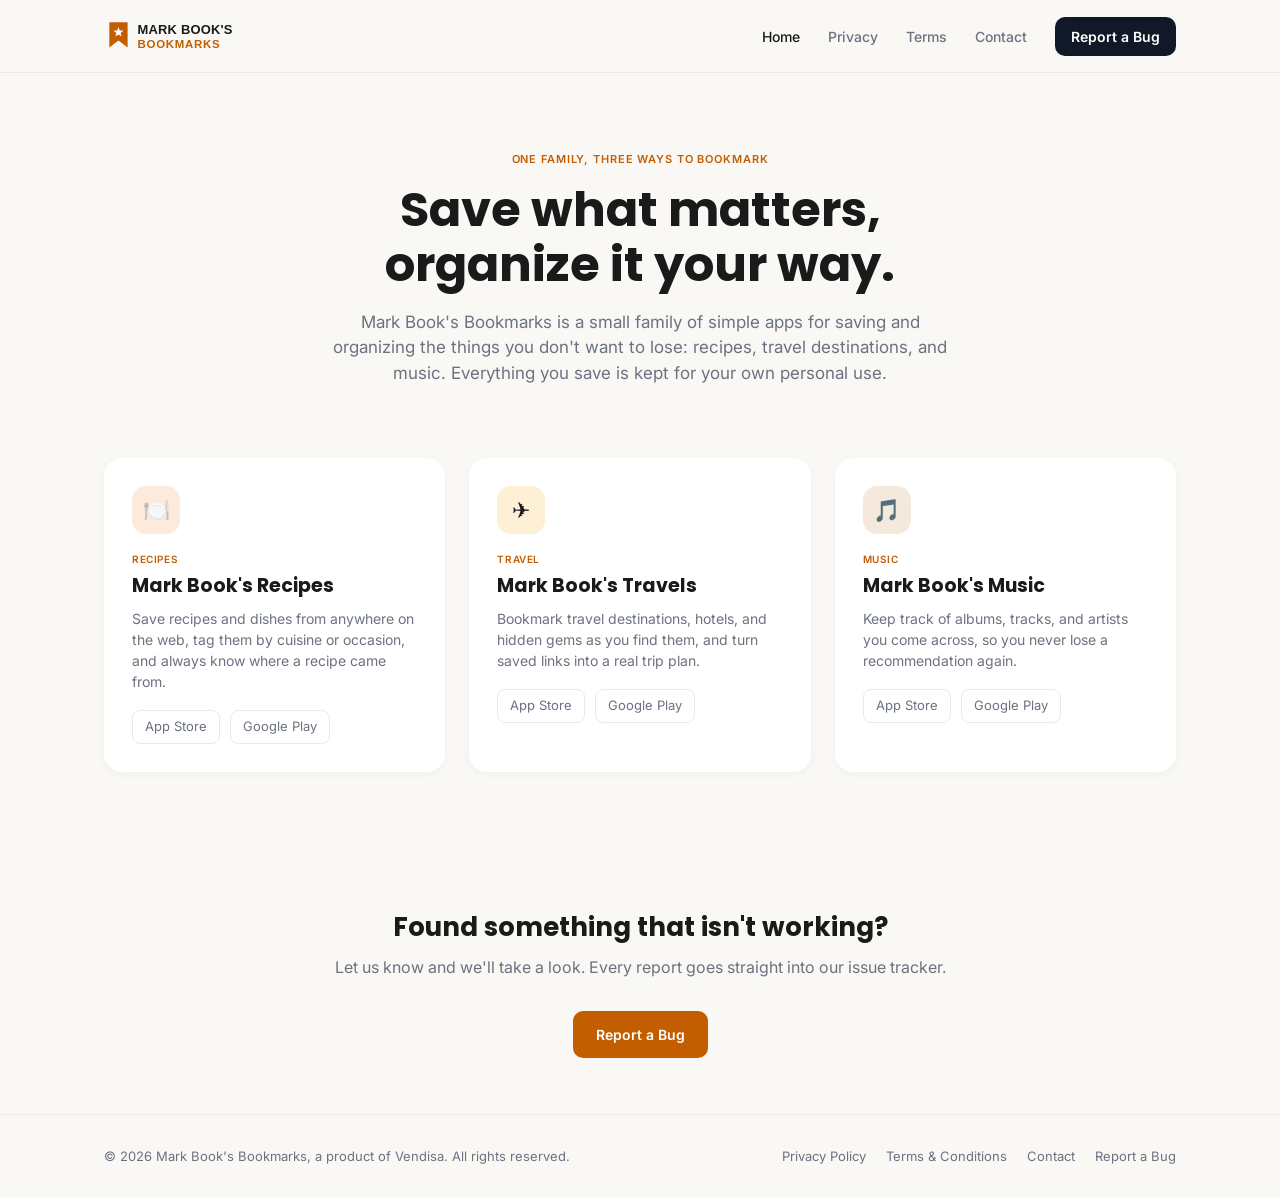
<file: index.html>
<!DOCTYPE html>
<html lang="en">
<head>
  <meta charset="UTF-8" />
  <meta name="viewport" content="width=device-width, initial-scale=1.0" />
  <title>Mark Book's Bookmarks — Save what matters, everywhere</title>
  <meta name="description" content="Mark Book's Bookmarks is a family of simple apps for saving recipes, travel destinations, and music: Mark Book's Recipes, Mark Book's Travels, and Mark Book's Music." />
  <link rel="icon" href="assets/icons/favicon.svg" type="image/svg+xml" />
  <link rel="preconnect" href="https://fonts.googleapis.com" />
  <link rel="preconnect" href="https://fonts.gstatic.com" crossorigin />
  <link href="https://fonts.googleapis.com/css2?family=Inter:wght@400;500;600;700&family=Poppins:wght@600;700&display=swap" rel="stylesheet" />
  <link rel="stylesheet" href="css/style.css" />
</head>
<body>

  <header class="site-header">
    <div class="container">
      <a href="index.html" class="brand">
        <img src="assets/logo/logo.svg" alt="Mark Book's Bookmarks" class="brand-logo" />
      </a>
      <button class="nav-toggle" aria-label="Toggle navigation" aria-expanded="false">
        <span></span><span></span><span></span>
      </button>
      <nav class="main-nav">
        <a href="index.html" class="active">Home</a>
        <a href="privacy.html">Privacy</a>
        <a href="terms.html">Terms</a>
        <a href="contact.html">Contact</a>
        <a href="report-bug.html" class="nav-cta">Report a Bug</a>
      </nav>
    </div>
  </header>

  <main>
    <section class="hero">
      <div class="container">
        <span class="eyebrow">One family, three ways to bookmark</span>
        <h1>Save what matters,<br />organize it your way.</h1>
        <p class="lead">
          Mark Book's Bookmarks is a small family of simple apps for saving and organizing
          the things you don't want to lose: recipes, travel destinations, and music.
          Everything you save is kept for your own personal use.
        </p>
      </div>
    </section>

    <section class="container">
      <div class="app-grid">

        <article class="app-card recipes">
          <div class="icon-badge">🍽️</div>
          <div class="label">Recipes</div>
          <h3>Mark Book's Recipes</h3>
          <p>
            Save recipes and dishes from anywhere on the web, tag them by cuisine or
            occasion, and always know where a recipe came from.
          </p>
          <div class="app-links">
            <a href="#">App Store</a>
            <a href="#">Google Play</a>
          </div>
        </article>

        <article class="app-card travels">
          <div class="icon-badge">✈️</div>
          <div class="label">Travel</div>
          <h3>Mark Book's Travels</h3>
          <p>
            Bookmark travel destinations, hotels, and hidden gems as you find them,
            and turn saved links into a real trip plan.
          </p>
          <div class="app-links">
            <a href="#">App Store</a>
            <a href="#">Google Play</a>
          </div>
        </article>

        <article class="app-card music">
          <div class="icon-badge">🎵</div>
          <div class="label">Music</div>
          <h3>Mark Book's Music</h3>
          <p>
            Keep track of albums, tracks, and artists you come across, so you never
            lose a recommendation again.
          </p>
          <div class="app-links">
            <a href="#">App Store</a>
            <a href="#">Google Play</a>
          </div>
        </article>

      </div>
    </section>

    <section class="section">
      <div class="container" style="text-align:center;">
        <h2 class="section-title">Found something that isn't working?</h2>
        <p class="section-subtitle" style="margin-inline:auto;">
          Let us know and we'll take a look. Every report goes straight into our issue tracker.
        </p>
        <a href="report-bug.html" class="btn btn-accent">Report a Bug</a>
      </div>
    </section>
  </main>

  <footer class="site-footer">
    <div class="container">
      <div class="footer-copy">© <span data-current-year></span> Mark Book's Bookmarks, a product of Vendisa. All rights reserved.</div>
      <div class="footer-links">
        <a href="privacy.html">Privacy Policy</a>
        <a href="terms.html">Terms &amp; Conditions</a>
        <a href="contact.html">Contact</a>
        <a href="report-bug.html">Report a Bug</a>
      </div>
    </div>
  </footer>

  <div id="cookie-consent-banner" class="cookie-banner" hidden>
    <div class="container cookie-banner-inner">
      <p>We use Google Analytics to understand how visitors use this site. See our <a href="privacy.html">Privacy Policy</a>.</p>
      <div class="cookie-banner-actions">
        <button type="button" class="btn btn-secondary" data-consent-decline>Decline</button>
        <button type="button" class="btn btn-primary" data-consent-accept>Accept</button>
      </div>
    </div>
  </div>

  <script src="js/config.js"></script>
  <script src="js/main.js"></script>
  <script src="js/analytics.js"></script>
</body>

<!--Start of Tawk.to Script-->
<script type="text/javascript">
var Tawk_API=Tawk_API||{}, Tawk_LoadStart=new Date();
(function(){
var s1=document.createElement("script"),s0=document.getElementsByTagName("script")[0];
s1.async=true;
s1.src='https://embed.tawk.to/6a7e2526bc3c161d44b78774/1jvuc27vd';
s1.charset='UTF-8';
s1.setAttribute('crossorigin','*');
s0.parentNode.insertBefore(s1,s0);
})();
</script>
<!--End of Tawk.to Script-->

</html>
</file>
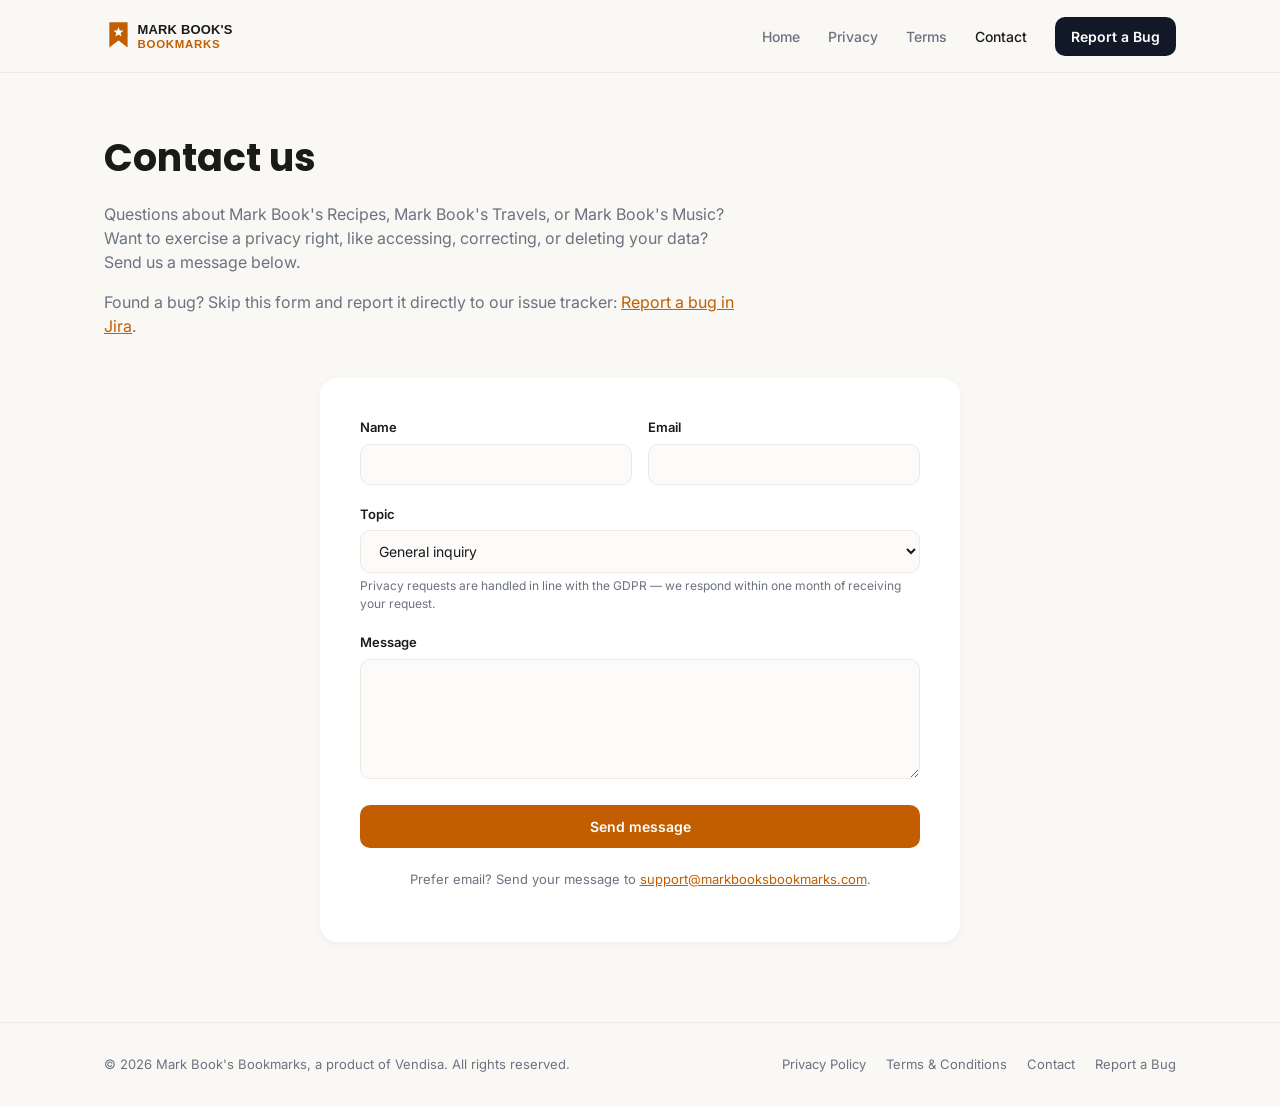
<file: contact.html>
<!DOCTYPE html>
<html lang="en">
<head>
  <meta charset="UTF-8" />
  <meta name="viewport" content="width=device-width, initial-scale=1.0" />
  <title>Contact — Mark Book's Bookmarks</title>
  <meta name="description" content="Contact Mark Book's Bookmarks — general questions, partnership inquiries, or privacy requests." />
  <link rel="icon" href="assets/icons/favicon.svg" type="image/svg+xml" />
  <link rel="preconnect" href="https://fonts.googleapis.com" />
  <link rel="preconnect" href="https://fonts.gstatic.com" crossorigin />
  <link href="https://fonts.googleapis.com/css2?family=Inter:wght@400;500;600;700&family=Poppins:wght@600;700&display=swap" rel="stylesheet" />
  <link rel="stylesheet" href="css/style.css" />
</head>
<body>

  <header class="site-header">
    <div class="container">
      <a href="index.html" class="brand">
        <img src="assets/logo/logo.svg" alt="Mark Book's Bookmarks" class="brand-logo" />
      </a>
      <button class="nav-toggle" aria-label="Toggle navigation" aria-expanded="false">
        <span></span><span></span><span></span>
      </button>
      <nav class="main-nav">
        <a href="index.html">Home</a>
        <a href="privacy.html">Privacy</a>
        <a href="terms.html">Terms</a>
        <a href="contact.html" class="active">Contact</a>
        <a href="report-bug.html" class="nav-cta">Report a Bug</a>
      </nav>
    </div>
  </header>

  <main>
    <section class="page-hero">
      <div class="container">
        <h1>Contact us</h1>
        <p>
          Questions about Mark Book's Recipes, Mark Book's Travels, or Mark Book's Music?
          Want to exercise a privacy right, like accessing, correcting, or deleting your data?
          Send us a message below.
        </p>
        <p>
          Found a bug? Skip this form and report it directly to our issue tracker:
          <a href="https://vendisa.atlassian.net/jira/software/projects/MBR/form/1" target="_blank" rel="noopener noreferrer">Report a bug in Jira</a>.
        </p>
      </div>
    </section>

    <section class="container">
      <form id="contact-form" class="form-card" novalidate>

        <div class="form-row">
          <div class="form-field">
            <label for="name">Name</label>
            <input type="text" id="name" name="name" required />
          </div>
          <div class="form-field">
            <label for="email">Email</label>
            <input type="email" id="email" name="email" required />
          </div>
        </div>

        <div class="form-field">
          <label for="topic">Topic</label>
          <select id="topic" name="topic">
            <option value="General inquiry">General inquiry</option>
            <option value="Privacy request">Privacy request (access, correction, or deletion of my data)</option>
            <option value="Partnership / other">Partnership / other</option>
          </select>
          <p class="hint">
            Privacy requests are handled in line with the GDPR — we respond within one month of receiving your request.
          </p>
        </div>

        <div class="form-field">
          <label for="message">Message</label>
          <textarea id="message" name="message" required></textarea>
        </div>

        <button type="submit" class="btn btn-accent btn-block">Send message</button>

        <div id="form-status" class="form-status" role="status"></div>

        <p class="fallback-note">
          Prefer email? Send your message to
          <a href="mailto:support@markbooksbookmarks.com">support@markbooksbookmarks.com</a>.
        </p>
      </form>
    </section>
  </main>

  <footer class="site-footer">
    <div class="container">
      <div class="footer-copy">© <span data-current-year></span> Mark Book's Bookmarks, a product of Vendisa. All rights reserved.</div>
      <div class="footer-links">
        <a href="privacy.html">Privacy Policy</a>
        <a href="terms.html">Terms &amp; Conditions</a>
        <a href="contact.html">Contact</a>
        <a href="report-bug.html">Report a Bug</a>
      </div>
    </div>
  </footer>

  <div id="cookie-consent-banner" class="cookie-banner" hidden>
    <div class="container cookie-banner-inner">
      <p>We use Google Analytics to understand how visitors use this site. See our <a href="privacy.html">Privacy Policy</a>.</p>
      <div class="cookie-banner-actions">
        <button type="button" class="btn btn-secondary" data-consent-decline>Decline</button>
        <button type="button" class="btn btn-primary" data-consent-accept>Accept</button>
      </div>
    </div>
  </div>

  <script src="js/config.js"></script>
  <script src="js/main.js"></script>
  <script src="js/analytics.js"></script>
  <script src="js/contact-form.js"></script>
</body>
</html>
</file>
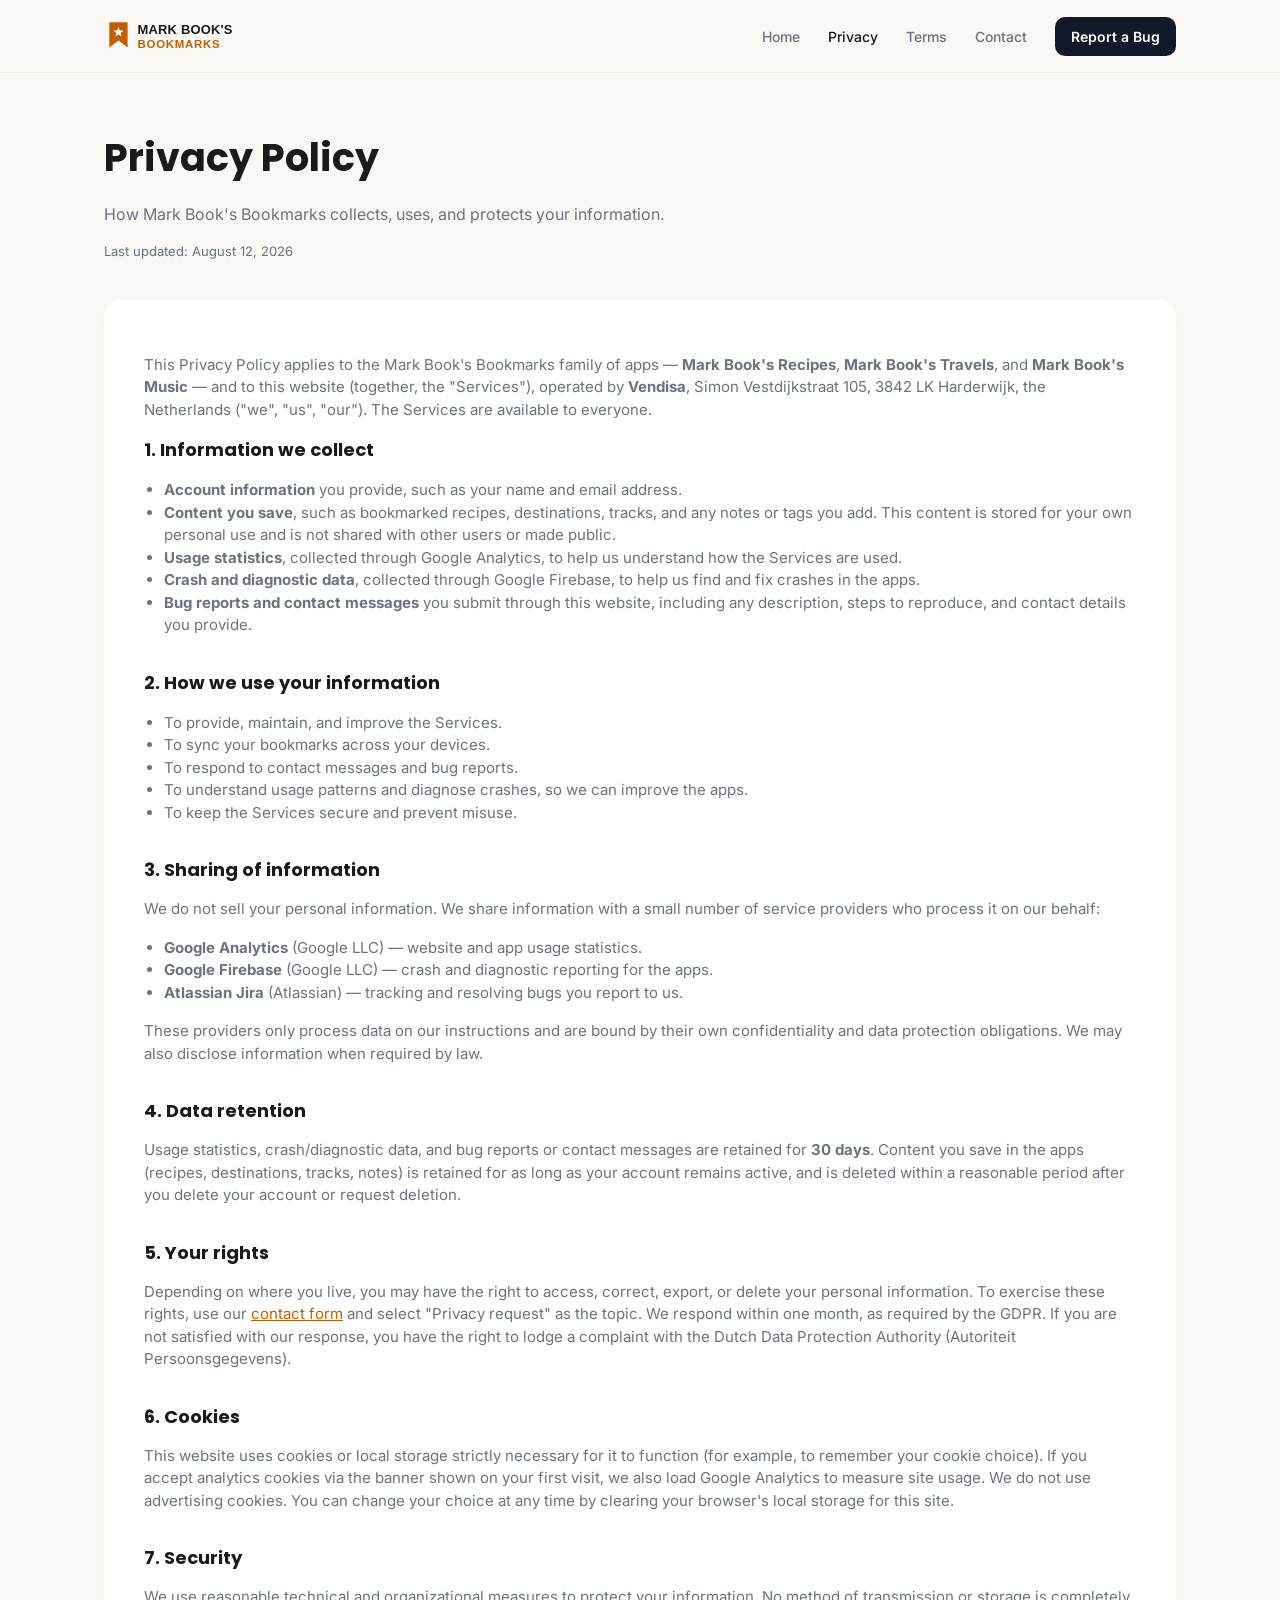
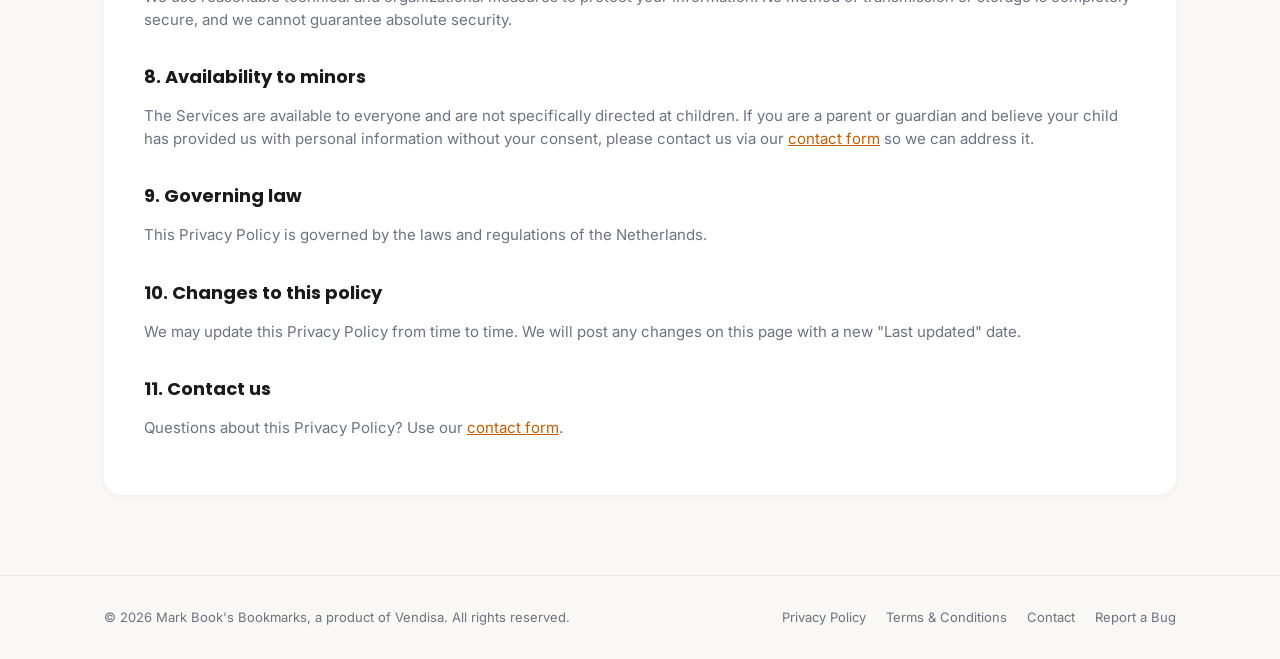
<file: privacy.html>
<!DOCTYPE html>
<html lang="en">
<head>
  <meta charset="UTF-8" />
  <meta name="viewport" content="width=device-width, initial-scale=1.0" />
  <title>Privacy Policy — Mark Book's Bookmarks</title>
  <meta name="description" content="Privacy Policy for Mark Book's Bookmarks, Mark Book's Recipes, Mark Book's Travels, and Mark Book's Music." />
  <link rel="icon" href="assets/icons/favicon.svg" type="image/svg+xml" />
  <link rel="preconnect" href="https://fonts.googleapis.com" />
  <link rel="preconnect" href="https://fonts.gstatic.com" crossorigin />
  <link href="https://fonts.googleapis.com/css2?family=Inter:wght@400;500;600;700&family=Poppins:wght@600;700&display=swap" rel="stylesheet" />
  <link rel="stylesheet" href="css/style.css" />
</head>
<body>

  <header class="site-header">
    <div class="container">
      <a href="index.html" class="brand">
        <img src="assets/logo/logo.svg" alt="Mark Book's Bookmarks" class="brand-logo" />
      </a>
      <button class="nav-toggle" aria-label="Toggle navigation" aria-expanded="false">
        <span></span><span></span><span></span>
      </button>
      <nav class="main-nav">
        <a href="index.html">Home</a>
        <a href="privacy.html" class="active">Privacy</a>
        <a href="terms.html">Terms</a>
        <a href="contact.html">Contact</a>
        <a href="report-bug.html" class="nav-cta">Report a Bug</a>
      </nav>
    </div>
  </header>

  <main>
    <section class="page-hero">
      <div class="container">
        <h1>Privacy Policy</h1>
        <p>How Mark Book's Bookmarks collects, uses, and protects your information.</p>
        <p class="updated-note">Last updated: August 12, 2026</p>
      </div>
    </section>

    <section class="container">
      <div class="legal-card">

        <p>
          This Privacy Policy applies to the Mark Book's Bookmarks family of apps —
          <strong>Mark Book's Recipes</strong>, <strong>Mark Book's Travels</strong>, and
          <strong>Mark Book's Music</strong> — and to this website (together, the "Services"),
          operated by <strong>Vendisa</strong>, Simon Vestdijkstraat 105, 3842 LK
          Harderwijk, the Netherlands ("we", "us", "our"). The Services are available
          to everyone.
        </p>

        <h2>1. Information we collect</h2>
        <ul>
          <li><strong>Account information</strong> you provide, such as your name and email address.</li>
          <li><strong>Content you save</strong>, such as bookmarked recipes, destinations, tracks, and any notes or tags you add. This content is stored for your own personal use and is not shared with other users or made public.</li>
          <li><strong>Usage statistics</strong>, collected through Google Analytics, to help us understand how the Services are used.</li>
          <li><strong>Crash and diagnostic data</strong>, collected through Google Firebase, to help us find and fix crashes in the apps.</li>
          <li><strong>Bug reports and contact messages</strong> you submit through this website, including any description, steps to reproduce, and contact details you provide.</li>
        </ul>

        <h2>2. How we use your information</h2>
        <ul>
          <li>To provide, maintain, and improve the Services.</li>
          <li>To sync your bookmarks across your devices.</li>
          <li>To respond to contact messages and bug reports.</li>
          <li>To understand usage patterns and diagnose crashes, so we can improve the apps.</li>
          <li>To keep the Services secure and prevent misuse.</li>
        </ul>

        <h2>3. Sharing of information</h2>
        <p>
          We do not sell your personal information. We share information with a small number
          of service providers who process it on our behalf:
        </p>
        <ul>
          <li><strong>Google Analytics</strong> (Google LLC) — website and app usage statistics.</li>
          <li><strong>Google Firebase</strong> (Google LLC) — crash and diagnostic reporting for the apps.</li>
          <li><strong>Atlassian Jira</strong> (Atlassian) — tracking and resolving bugs you report to us.</li>
        </ul>
        <p>
          These providers only process data on our instructions and are bound by their own
          confidentiality and data protection obligations. We may also disclose information
          when required by law.
        </p>

        <h2>4. Data retention</h2>
        <p>
          Usage statistics, crash/diagnostic data, and bug reports or contact messages are
          retained for <strong>30 days</strong>. Content you save in the apps (recipes,
          destinations, tracks, notes) is retained for as long as your account remains active,
          and is deleted within a reasonable period after you delete your account or request
          deletion.
        </p>

        <h2>5. Your rights</h2>
        <p>
          Depending on where you live, you may have the right to access, correct, export, or
          delete your personal information. To exercise these rights, use our
          <a href="contact.html">contact form</a> and select "Privacy request" as the topic.
          We respond within one month, as required by the GDPR. If you are not satisfied with
          our response, you have the right to lodge a complaint with the Dutch Data Protection
          Authority (Autoriteit Persoonsgegevens).
        </p>

        <h2>6. Cookies</h2>
        <p>
          This website uses cookies or local storage strictly necessary for it to function
          (for example, to remember your cookie choice). If you accept analytics cookies via
          the banner shown on your first visit, we also load Google Analytics to measure site
          usage. We do not use advertising cookies. You can change your choice at any time by
          clearing your browser's local storage for this site.
        </p>

        <h2>7. Security</h2>
        <p>
          We use reasonable technical and organizational measures to protect your information.
          No method of transmission or storage is completely secure, and we cannot guarantee
          absolute security.
        </p>

        <h2>8. Availability to minors</h2>
        <p>
          The Services are available to everyone and are not specifically directed at children.
          If you are a parent or guardian and believe your child has provided us with personal
          information without your consent, please contact us via our
          <a href="contact.html">contact form</a> so we can address it.
        </p>

        <h2>9. Governing law</h2>
        <p>
          This Privacy Policy is governed by the laws and regulations of the Netherlands.
        </p>

        <h2>10. Changes to this policy</h2>
        <p>
          We may update this Privacy Policy from time to time. We will post any changes on
          this page with a new "Last updated" date.
        </p>

        <h2>11. Contact us</h2>
        <p>
          Questions about this Privacy Policy? Use our <a href="contact.html">contact form</a>.
        </p>

      </div>
    </section>
  </main>

  <footer class="site-footer">
    <div class="container">
      <div class="footer-copy">© <span data-current-year></span> Mark Book's Bookmarks, a product of Vendisa. All rights reserved.</div>
      <div class="footer-links">
        <a href="privacy.html">Privacy Policy</a>
        <a href="terms.html">Terms &amp; Conditions</a>
        <a href="contact.html">Contact</a>
        <a href="report-bug.html">Report a Bug</a>
      </div>
    </div>
  </footer>

  <div id="cookie-consent-banner" class="cookie-banner" hidden>
    <div class="container cookie-banner-inner">
      <p>We use Google Analytics to understand how visitors use this site. See our <a href="privacy.html">Privacy Policy</a>.</p>
      <div class="cookie-banner-actions">
        <button type="button" class="btn btn-secondary" data-consent-decline>Decline</button>
        <button type="button" class="btn btn-primary" data-consent-accept>Accept</button>
      </div>
    </div>
  </div>

  <script src="js/config.js"></script>
  <script src="js/main.js"></script>
  <script src="js/analytics.js"></script>
</body>
</html>
</file>
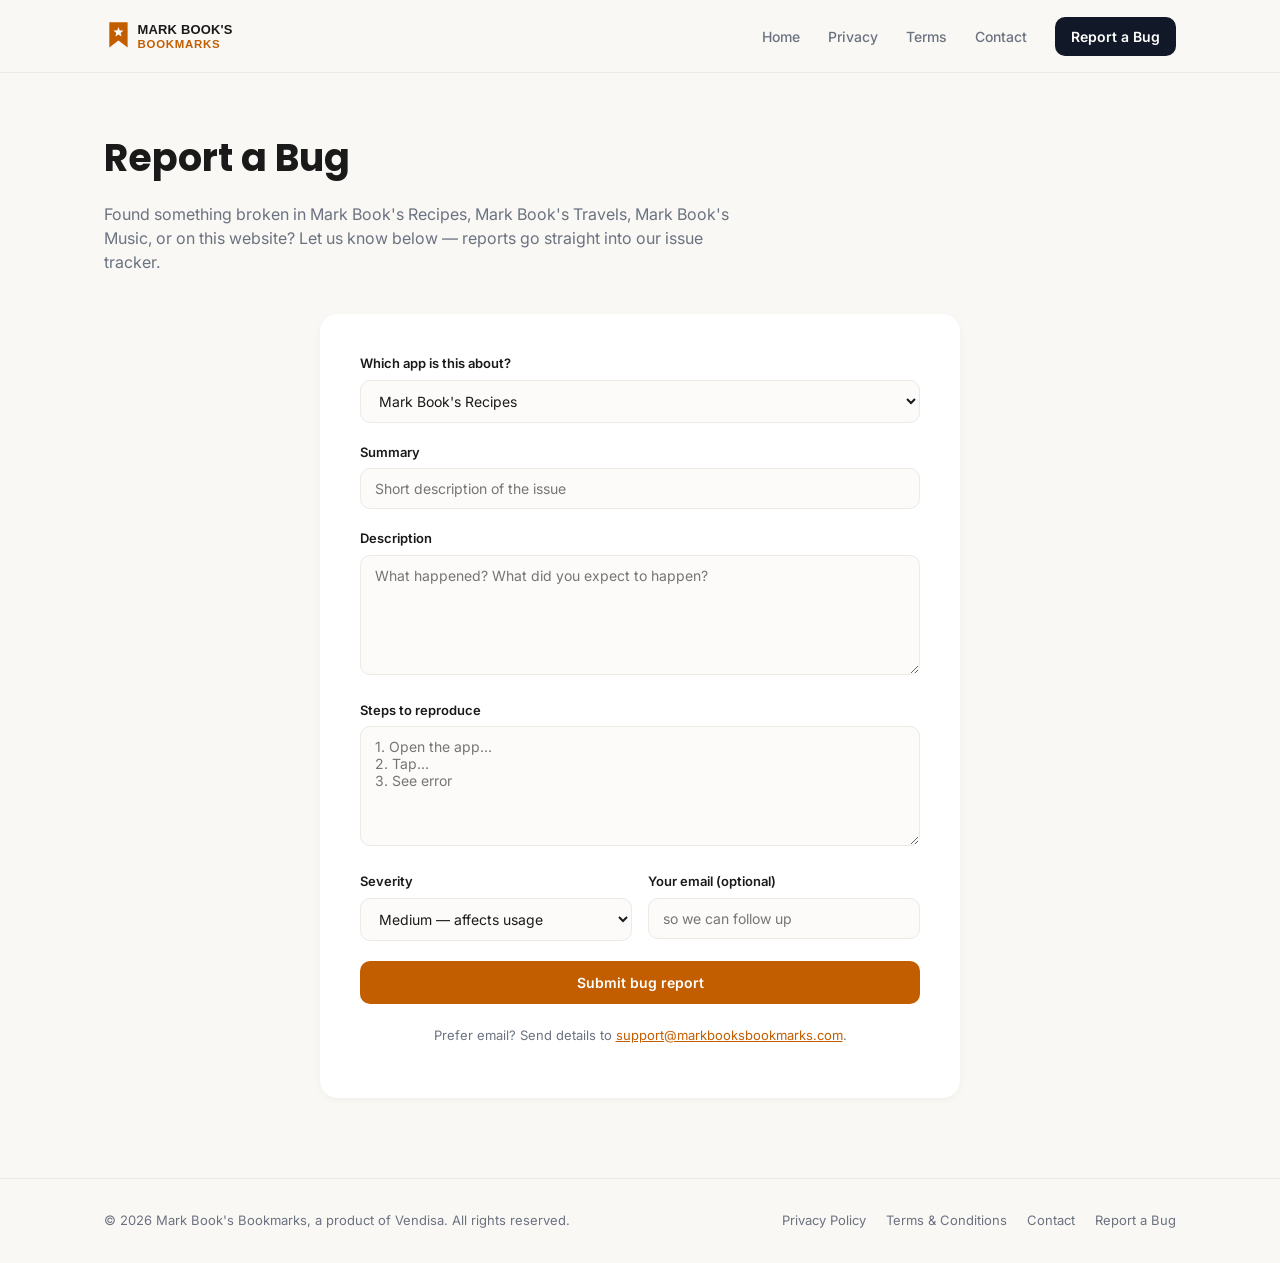
<file: report-bug.html>
<!DOCTYPE html>
<html lang="en">
<head>
  <meta charset="UTF-8" />
  <meta name="viewport" content="width=device-width, initial-scale=1.0" />
  <title>Report a Bug — Mark Book's Bookmarks</title>
  <meta name="description" content="Report a bug in Mark Book's Recipes, Mark Book's Travels, Mark Book's Music, or this website." />
  <link rel="icon" href="assets/icons/favicon.svg" type="image/svg+xml" />
  <link rel="preconnect" href="https://fonts.googleapis.com" />
  <link rel="preconnect" href="https://fonts.gstatic.com" crossorigin />
  <link href="https://fonts.googleapis.com/css2?family=Inter:wght@400;500;600;700&family=Poppins:wght@600;700&display=swap" rel="stylesheet" />
  <link rel="stylesheet" href="css/style.css" />
</head>
<body>

  <header class="site-header">
    <div class="container">
      <a href="index.html" class="brand">
        <img src="assets/logo/logo.svg" alt="Mark Book's Bookmarks" class="brand-logo" />
      </a>
      <button class="nav-toggle" aria-label="Toggle navigation" aria-expanded="false">
        <span></span><span></span><span></span>
      </button>
      <nav class="main-nav">
        <a href="index.html">Home</a>
        <a href="privacy.html">Privacy</a>
        <a href="terms.html">Terms</a>
        <a href="contact.html">Contact</a>
        <a href="report-bug.html" class="nav-cta active">Report a Bug</a>
      </nav>
    </div>
  </header>

  <main>
    <section class="page-hero">
      <div class="container">
        <h1>Report a Bug</h1>
        <p>
          Found something broken in Mark Book's Recipes, Mark Book's Travels, Mark Book's
          Music, or on this website? Let us know below — reports go straight into our issue
          tracker.
        </p>
      </div>
    </section>

    <section class="container">
      <form id="bug-report-form" class="form-card" novalidate>

        <div class="form-field">
          <label for="app">Which app is this about?</label>
          <select id="app" name="app" required>
            <option value="Mark Book's Recipes">Mark Book's Recipes</option>
            <option value="Mark Book's Travels">Mark Book's Travels</option>
            <option value="Mark Book's Music">Mark Book's Music</option>
            <option value="Website">This website</option>
          </select>
        </div>

        <div class="form-field">
          <label for="summary">Summary</label>
          <input type="text" id="summary" name="summary" maxlength="120" placeholder="Short description of the issue" required />
        </div>

        <div class="form-field">
          <label for="description">Description</label>
          <textarea id="description" name="description" placeholder="What happened? What did you expect to happen?" required></textarea>
        </div>

        <div class="form-field">
          <label for="steps">Steps to reproduce</label>
          <textarea id="steps" name="steps" placeholder="1. Open the app...&#10;2. Tap...&#10;3. See error"></textarea>
        </div>

        <div class="form-row">
          <div class="form-field">
            <label for="severity">Severity</label>
            <select id="severity" name="severity">
              <option value="Low">Low — cosmetic / minor</option>
              <option value="Medium" selected>Medium — affects usage</option>
              <option value="High">High — blocks a feature</option>
              <option value="Critical">Critical — app unusable / data loss</option>
            </select>
          </div>
          <div class="form-field">
            <label for="email">Your email (optional)</label>
            <input type="email" id="email" name="email" placeholder="so we can follow up" />
          </div>
        </div>

        <button type="submit" class="btn btn-accent btn-block">Submit bug report</button>

        <div id="form-status" class="form-status" role="status"></div>

        <p class="fallback-note">
          Prefer email? Send details to
          <a href="mailto:support@markbooksbookmarks.com">support@markbooksbookmarks.com</a>.
        </p>
      </form>
    </section>
  </main>

  <footer class="site-footer">
    <div class="container">
      <div class="footer-copy">© <span data-current-year></span> Mark Book's Bookmarks, a product of Vendisa. All rights reserved.</div>
      <div class="footer-links">
        <a href="privacy.html">Privacy Policy</a>
        <a href="terms.html">Terms &amp; Conditions</a>
        <a href="contact.html">Contact</a>
        <a href="report-bug.html">Report a Bug</a>
      </div>
    </div>
  </footer>

  <div id="cookie-consent-banner" class="cookie-banner" hidden>
    <div class="container cookie-banner-inner">
      <p>We use Google Analytics to understand how visitors use this site. See our <a href="privacy.html">Privacy Policy</a>.</p>
      <div class="cookie-banner-actions">
        <button type="button" class="btn btn-secondary" data-consent-decline>Decline</button>
        <button type="button" class="btn btn-primary" data-consent-accept>Accept</button>
      </div>
    </div>
  </div>

  <script src="js/config.js"></script>
  <script src="js/main.js"></script>
  <script src="js/analytics.js"></script>
  <script src="js/report-bug.js"></script>
</body>
</html>
</file>
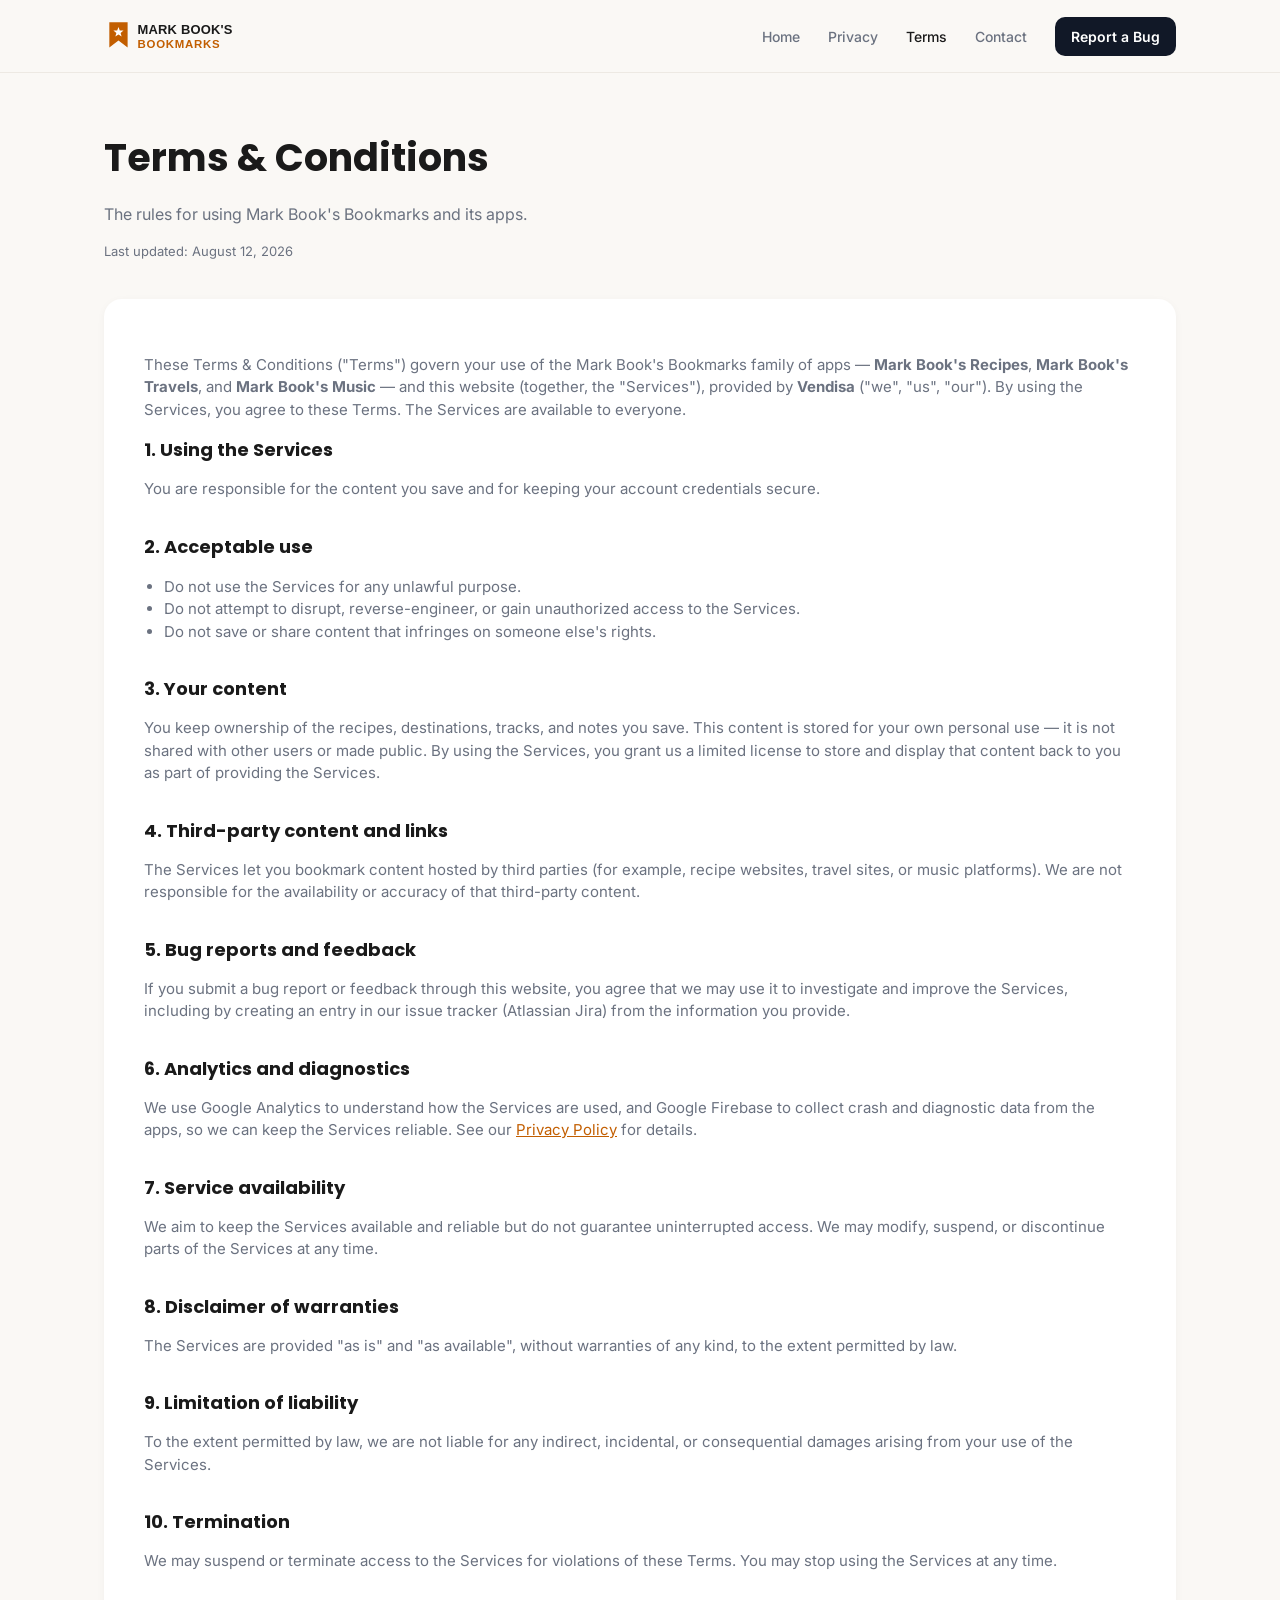
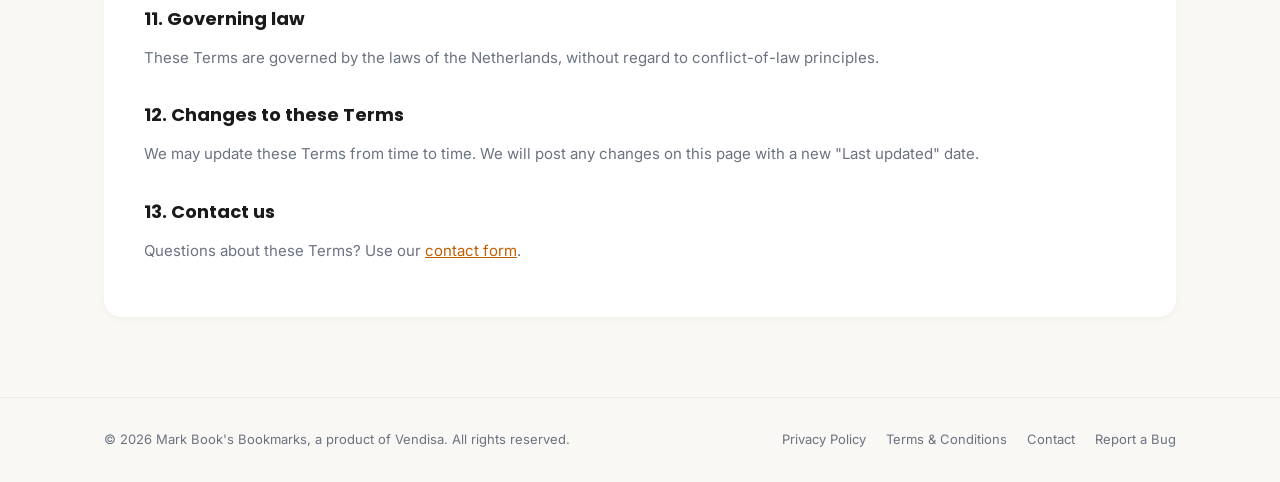
<file: terms.html>
<!DOCTYPE html>
<html lang="en">
<head>
  <meta charset="UTF-8" />
  <meta name="viewport" content="width=device-width, initial-scale=1.0" />
  <title>Terms &amp; Conditions — Mark Book's Bookmarks</title>
  <meta name="description" content="Terms and Conditions for Mark Book's Bookmarks, Mark Book's Recipes, Mark Book's Travels, and Mark Book's Music." />
  <link rel="icon" href="assets/icons/favicon.svg" type="image/svg+xml" />
  <link rel="preconnect" href="https://fonts.googleapis.com" />
  <link rel="preconnect" href="https://fonts.gstatic.com" crossorigin />
  <link href="https://fonts.googleapis.com/css2?family=Inter:wght@400;500;600;700&family=Poppins:wght@600;700&display=swap" rel="stylesheet" />
  <link rel="stylesheet" href="css/style.css" />
</head>
<body>

  <header class="site-header">
    <div class="container">
      <a href="index.html" class="brand">
        <img src="assets/logo/logo.svg" alt="Mark Book's Bookmarks" class="brand-logo" />
      </a>
      <button class="nav-toggle" aria-label="Toggle navigation" aria-expanded="false">
        <span></span><span></span><span></span>
      </button>
      <nav class="main-nav">
        <a href="index.html">Home</a>
        <a href="privacy.html">Privacy</a>
        <a href="terms.html" class="active">Terms</a>
        <a href="contact.html">Contact</a>
        <a href="report-bug.html" class="nav-cta">Report a Bug</a>
      </nav>
    </div>
  </header>

  <main>
    <section class="page-hero">
      <div class="container">
        <h1>Terms &amp; Conditions</h1>
        <p>The rules for using Mark Book's Bookmarks and its apps.</p>
        <p class="updated-note">Last updated: August 12, 2026</p>
      </div>
    </section>

    <section class="container">
      <div class="legal-card">

        <p>
          These Terms &amp; Conditions ("Terms") govern your use of the Mark Book's Bookmarks
          family of apps — <strong>Mark Book's Recipes</strong>, <strong>Mark Book's Travels</strong>,
          and <strong>Mark Book's Music</strong> — and this website (together, the "Services"),
          provided by <strong>Vendisa</strong> ("we", "us", "our"). By using the Services, you
          agree to these Terms. The Services are available to everyone.
        </p>

        <h2>1. Using the Services</h2>
        <p>
          You are responsible for the content you save and for keeping your account
          credentials secure.
        </p>

        <h2>2. Acceptable use</h2>
        <ul>
          <li>Do not use the Services for any unlawful purpose.</li>
          <li>Do not attempt to disrupt, reverse-engineer, or gain unauthorized access to the Services.</li>
          <li>Do not save or share content that infringes on someone else's rights.</li>
        </ul>

        <h2>3. Your content</h2>
        <p>
          You keep ownership of the recipes, destinations, tracks, and notes you save. This
          content is stored for your own personal use — it is not shared with other users or
          made public. By using the Services, you grant us a limited license to store and
          display that content back to you as part of providing the Services.
        </p>

        <h2>4. Third-party content and links</h2>
        <p>
          The Services let you bookmark content hosted by third parties (for example, recipe
          websites, travel sites, or music platforms). We are not responsible for the
          availability or accuracy of that third-party content.
        </p>

        <h2>5. Bug reports and feedback</h2>
        <p>
          If you submit a bug report or feedback through this website, you agree that we may
          use it to investigate and improve the Services, including by creating an entry in
          our issue tracker (Atlassian Jira) from the information you provide.
        </p>

        <h2>6. Analytics and diagnostics</h2>
        <p>
          We use Google Analytics to understand how the Services are used, and Google Firebase
          to collect crash and diagnostic data from the apps, so we can keep the Services
          reliable. See our <a href="privacy.html">Privacy Policy</a> for details.
        </p>

        <h2>7. Service availability</h2>
        <p>
          We aim to keep the Services available and reliable but do not guarantee
          uninterrupted access. We may modify, suspend, or discontinue parts of the Services
          at any time.
        </p>

        <h2>8. Disclaimer of warranties</h2>
        <p>
          The Services are provided "as is" and "as available", without warranties of any
          kind, to the extent permitted by law.
        </p>

        <h2>9. Limitation of liability</h2>
        <p>
          To the extent permitted by law, we are not liable for any indirect, incidental, or
          consequential damages arising from your use of the Services.
        </p>

        <h2>10. Termination</h2>
        <p>
          We may suspend or terminate access to the Services for violations of these Terms.
          You may stop using the Services at any time.
        </p>

        <h2>11. Governing law</h2>
        <p>
          These Terms are governed by the laws of the Netherlands, without regard to
          conflict-of-law principles.
        </p>

        <h2>12. Changes to these Terms</h2>
        <p>
          We may update these Terms from time to time. We will post any changes on this page
          with a new "Last updated" date.
        </p>

        <h2>13. Contact us</h2>
        <p>
          Questions about these Terms? Use our <a href="contact.html">contact form</a>.
        </p>

      </div>
    </section>
  </main>

  <footer class="site-footer">
    <div class="container">
      <div class="footer-copy">© <span data-current-year></span> Mark Book's Bookmarks, a product of Vendisa. All rights reserved.</div>
      <div class="footer-links">
        <a href="privacy.html">Privacy Policy</a>
        <a href="terms.html">Terms &amp; Conditions</a>
        <a href="contact.html">Contact</a>
        <a href="report-bug.html">Report a Bug</a>
      </div>
    </div>
  </footer>

  <div id="cookie-consent-banner" class="cookie-banner" hidden>
    <div class="container cookie-banner-inner">
      <p>We use Google Analytics to understand how visitors use this site. See our <a href="privacy.html">Privacy Policy</a>.</p>
      <div class="cookie-banner-actions">
        <button type="button" class="btn btn-secondary" data-consent-decline>Decline</button>
        <button type="button" class="btn btn-primary" data-consent-accept>Accept</button>
      </div>
    </div>
  </div>

  <script src="js/config.js"></script>
  <script src="js/main.js"></script>
  <script src="js/analytics.js"></script>
</body>
</html>
</file>
<file: css/style.css>
/* ==========================================================================
   Mark Book's Bookmarks — shared stylesheet
   ========================================================================== */

:root {
  /* Colors */
  --bg: #FAF8F5;
  --card-bg: #FFFFFF;
  --text-primary: #1A1A1A;
  --text-secondary: #6B7280;
  --accent: #C25E00;
  --accent-alt: #D97706;
  --button-dark: #111827;
  --button-dark-hover: #1F2937;
  --button-secondary-bg: #F3F4F6;
  --border-subtle: #EDE9E3;

  /* Elevation */
  --shadow-card: 0 2px 8px rgba(0, 0, 0, 0.04);
  --shadow-card-hover: 0 8px 24px rgba(0, 0, 0, 0.08);

  /* Radius */
  --radius-card: 18px;
  --radius-control: 10px;

  /* Type */
  --font-display: "Poppins", "Segoe UI", system-ui, sans-serif;
  --font-body: "Inter", "Segoe UI", system-ui, sans-serif;
}

* {
  box-sizing: border-box;
}

html {
  scroll-behavior: smooth;
}

body {
  margin: 0;
  background: var(--bg);
  color: var(--text-primary);
  font-family: var(--font-body);
  font-size: 16px;
  line-height: 1.5;
  -webkit-font-smoothing: antialiased;
}

img {
  max-width: 100%;
  display: block;
}

a {
  color: var(--accent);
  text-decoration: underline;
}

a:hover {
  color: var(--accent-alt);
}

.container {
  max-width: 1120px;
  margin: 0 auto;
  padding: 0 24px;
}

/* ------------------------------ Header ------------------------------ */

.site-header {
  position: sticky;
  top: 0;
  z-index: 50;
  background: rgba(250, 248, 245, 0.92);
  backdrop-filter: blur(6px);
  border-bottom: 1px solid var(--border-subtle);
}

.site-header .container {
  display: flex;
  align-items: center;
  justify-content: space-between;
  height: 72px;
}

.brand {
  display: flex;
  align-items: center;
  gap: 10px;
  text-decoration: none;
  font-family: var(--font-display);
  font-weight: 700;
  font-size: 18px;
  color: var(--text-primary);
}

.brand:hover {
  color: var(--text-primary);
}

.brand-logo {
  height: 38px;
  width: auto;
  display: block;
}

.main-nav {
  display: flex;
  align-items: center;
  gap: 28px;
}

.main-nav a {
  color: var(--text-secondary);
  text-decoration: none;
  font-size: 14px;
  font-weight: 500;
}

.main-nav a:hover,
.main-nav a.active {
  color: var(--text-primary);
}

.nav-cta {
  background: var(--button-dark);
  color: #fff !important;
  padding: 9px 16px;
  border-radius: var(--radius-control);
  font-weight: 600 !important;
}

.nav-cta:hover {
  background: var(--button-dark-hover);
}

.nav-toggle {
  display: none;
  background: none;
  border: none;
  cursor: pointer;
  padding: 8px;
}

.nav-toggle span {
  display: block;
  width: 22px;
  height: 2px;
  background: var(--text-primary);
  margin: 5px 0;
}

/* ------------------------------ Hero ------------------------------ */

.hero {
  padding: 72px 0 48px;
  text-align: center;
}

.eyebrow {
  display: inline-block;
  text-transform: uppercase;
  letter-spacing: 0.08em;
  font-size: 11px;
  font-weight: 600;
  color: var(--accent);
  margin-bottom: 14px;
}

.hero h1 {
  font-family: var(--font-display);
  font-size: clamp(32px, 5vw, 48px);
  font-weight: 700;
  line-height: 1.15;
  margin: 0 0 18px;
}

.hero p.lead {
  max-width: 620px;
  margin: 0 auto;
  color: var(--text-secondary);
  font-size: 17px;
}

/* ------------------------------ Buttons ------------------------------ */

.btn {
  display: inline-flex;
  align-items: center;
  justify-content: center;
  gap: 8px;
  padding: 12px 22px;
  border-radius: var(--radius-control);
  font-weight: 600;
  font-size: 14px;
  text-decoration: none;
  border: 1px solid transparent;
  cursor: pointer;
  font-family: var(--font-body);
}

.btn-primary {
  background: var(--button-dark);
  color: #fff;
}

.btn-primary:hover {
  background: var(--button-dark-hover);
  color: #fff;
}

.btn-accent {
  background: var(--accent);
  color: #fff;
}

.btn-accent:hover {
  background: var(--accent-alt);
  color: #fff;
}

.btn-secondary {
  background: var(--button-secondary-bg);
  color: var(--text-primary);
}

.btn-secondary:hover {
  background: #E5E7EB;
  color: var(--text-primary);
}

.btn-block {
  width: 100%;
}

/* ------------------------------ App cards ------------------------------ */

.app-grid {
  display: grid;
  grid-template-columns: repeat(3, 1fr);
  gap: 24px;
  padding: 24px 0 80px;
}

@media (max-width: 860px) {
  .app-grid {
    grid-template-columns: 1fr;
  }
}

.app-card {
  background: var(--card-bg);
  border-radius: var(--radius-card);
  box-shadow: var(--shadow-card);
  padding: 28px;
  transition: box-shadow 0.2s ease, transform 0.2s ease;
}

.app-card:hover {
  box-shadow: var(--shadow-card-hover);
  transform: translateY(-2px);
}

.app-card .icon-badge {
  width: 48px;
  height: 48px;
  border-radius: 14px;
  display: flex;
  align-items: center;
  justify-content: center;
  font-size: 22px;
  margin-bottom: 18px;
}

.app-card.recipes .icon-badge { background: #FCEBDD; }
.app-card.travels .icon-badge { background: #FDF0D5; }
.app-card.music .icon-badge   { background: #F5E9DD; }

.app-card .label {
  text-transform: uppercase;
  font-size: 10px;
  font-weight: 600;
  letter-spacing: 0.06em;
  color: var(--accent);
  margin-bottom: 8px;
}

.app-card h3 {
  font-family: var(--font-display);
  font-size: 19px;
  font-weight: 700;
  margin: 0 0 10px;
  line-height: 1.2;
}

.app-card p {
  color: var(--text-secondary);
  font-size: 14px;
  margin: 0 0 18px;
}

.app-card .app-links {
  display: flex;
  gap: 10px;
  flex-wrap: wrap;
}

.app-card .app-links a {
  font-size: 13px;
  text-decoration: none;
  color: var(--text-secondary);
  border: 1px solid var(--border-subtle);
  padding: 6px 12px;
  border-radius: 8px;
}

.app-card .app-links a:hover {
  border-color: var(--accent);
  color: var(--accent);
}

/* ------------------------------ Generic sections ------------------------------ */

.section {
  padding: 56px 0;
}

.section-title {
  font-family: var(--font-display);
  font-size: 26px;
  font-weight: 700;
  margin: 0 0 8px;
}

.section-subtitle {
  color: var(--text-secondary);
  margin: 0 0 32px;
  max-width: 640px;
}

.page-hero {
  padding: 56px 0 24px;
}

.page-hero h1 {
  font-family: var(--font-display);
  font-size: clamp(28px, 4vw, 38px);
  font-weight: 700;
  margin: 0 0 10px;
}

.page-hero p {
  color: var(--text-secondary);
  max-width: 640px;
}

.updated-note {
  font-size: 13px;
  color: var(--text-secondary);
}

/* ------------------------------ Legal content ------------------------------ */

.legal-card {
  background: var(--card-bg);
  border-radius: var(--radius-card);
  box-shadow: var(--shadow-card);
  padding: 40px;
  margin-bottom: 80px;
}

@media (max-width: 640px) {
  .legal-card {
    padding: 24px;
  }
}

.legal-card h2 {
  font-family: var(--font-display);
  font-size: 18px;
  margin: 32px 0 10px;
}

.legal-card h2:first-of-type {
  margin-top: 0;
}

.legal-card p,
.legal-card li {
  color: var(--text-secondary);
  font-size: 15px;
}

.legal-card ul {
  padding-left: 20px;
}

.placeholder {
  background: #FFF7ED;
  border: 1px dashed var(--accent-alt);
  color: #7C4A03;
  padding: 2px 6px;
  border-radius: 4px;
  font-size: 13px;
  font-weight: 600;
}

/* ------------------------------ Forms ------------------------------ */

.form-card {
  background: var(--card-bg);
  border-radius: var(--radius-card);
  box-shadow: var(--shadow-card);
  padding: 40px;
  max-width: 640px;
  margin: 0 auto 80px;
}

@media (max-width: 640px) {
  .form-card {
    padding: 24px;
  }
}

.form-field {
  margin-bottom: 20px;
}

.form-field label {
  display: block;
  font-size: 13px;
  font-weight: 600;
  margin-bottom: 6px;
}

.form-field .hint {
  font-size: 12px;
  color: var(--text-secondary);
  margin-top: 4px;
}

.form-field input,
.form-field select,
.form-field textarea {
  width: 100%;
  padding: 11px 14px;
  border-radius: var(--radius-control);
  border: 1px solid var(--border-subtle);
  background: #FCFBF9;
  font-family: var(--font-body);
  font-size: 14px;
  color: var(--text-primary);
}

.form-field input:focus,
.form-field select:focus,
.form-field textarea:focus {
  outline: none;
  border-color: var(--accent);
  box-shadow: 0 0 0 3px rgba(194, 94, 0, 0.12);
}

.form-field textarea {
  min-height: 120px;
  resize: vertical;
}

.form-row {
  display: grid;
  grid-template-columns: 1fr 1fr;
  gap: 16px;
}

@media (max-width: 480px) {
  .form-row {
    grid-template-columns: 1fr;
  }
}

.form-status {
  margin-top: 18px;
  padding: 12px 14px;
  border-radius: var(--radius-control);
  font-size: 14px;
  display: none;
}

.form-status.success {
  display: block;
  background: #ECFDF5;
  color: #065F46;
  border: 1px solid #A7F3D0;
}

.form-status.error {
  display: block;
  background: #FEF2F2;
  color: #991B1B;
  border: 1px solid #FECACA;
}

.fallback-note {
  margin-top: 22px;
  font-size: 13px;
  color: var(--text-secondary);
  text-align: center;
}

/* ------------------------------ Footer ------------------------------ */

.site-footer {
  border-top: 1px solid var(--border-subtle);
  padding: 32px 0;
}

.site-footer .container {
  display: flex;
  flex-wrap: wrap;
  align-items: center;
  justify-content: space-between;
  gap: 16px;
}

.footer-links {
  display: flex;
  gap: 20px;
  flex-wrap: wrap;
}

.footer-links a {
  font-size: 13px;
  color: var(--text-secondary);
  text-decoration: none;
}

.footer-links a:hover {
  color: var(--accent);
}

.footer-copy {
  font-size: 13px;
  color: var(--text-secondary);
}

/* ------------------------------ Responsive nav ------------------------------ */

@media (max-width: 720px) {
  .nav-toggle {
    display: block;
  }

  .main-nav {
    position: fixed;
    top: 72px;
    left: 0;
    right: 0;
    background: var(--bg);
    border-bottom: 1px solid var(--border-subtle);
    flex-direction: column;
    align-items: flex-start;
    gap: 4px;
    padding: 16px 24px 24px;
    transform: translateY(-8px);
    opacity: 0;
    pointer-events: none;
    transition: opacity 0.15s ease, transform 0.15s ease;
  }

  .main-nav.open {
    opacity: 1;
    transform: translateY(0);
    pointer-events: auto;
  }

  .main-nav a {
    padding: 10px 0;
    width: 100%;
  }

  .nav-cta {
    margin-top: 8px;
  }
}

/* ------------------------------ Cookie consent banner ------------------------------ */

.cookie-banner {
  position: fixed;
  left: 0;
  right: 0;
  bottom: 0;
  z-index: 100;
  background: var(--card-bg);
  border-top: 1px solid var(--border-subtle);
  box-shadow: 0 -8px 24px rgba(0, 0, 0, 0.08);
  padding: 18px 0;
}

.cookie-banner-inner {
  display: flex;
  align-items: center;
  justify-content: space-between;
  gap: 20px;
  flex-wrap: wrap;
}

.cookie-banner-inner p {
  margin: 0;
  font-size: 13px;
  color: var(--text-secondary);
  max-width: 640px;
}

.cookie-banner-actions {
  display: flex;
  gap: 10px;
  flex-shrink: 0;
}

.cookie-banner-actions .btn {
  padding: 9px 16px;
}
</file>
